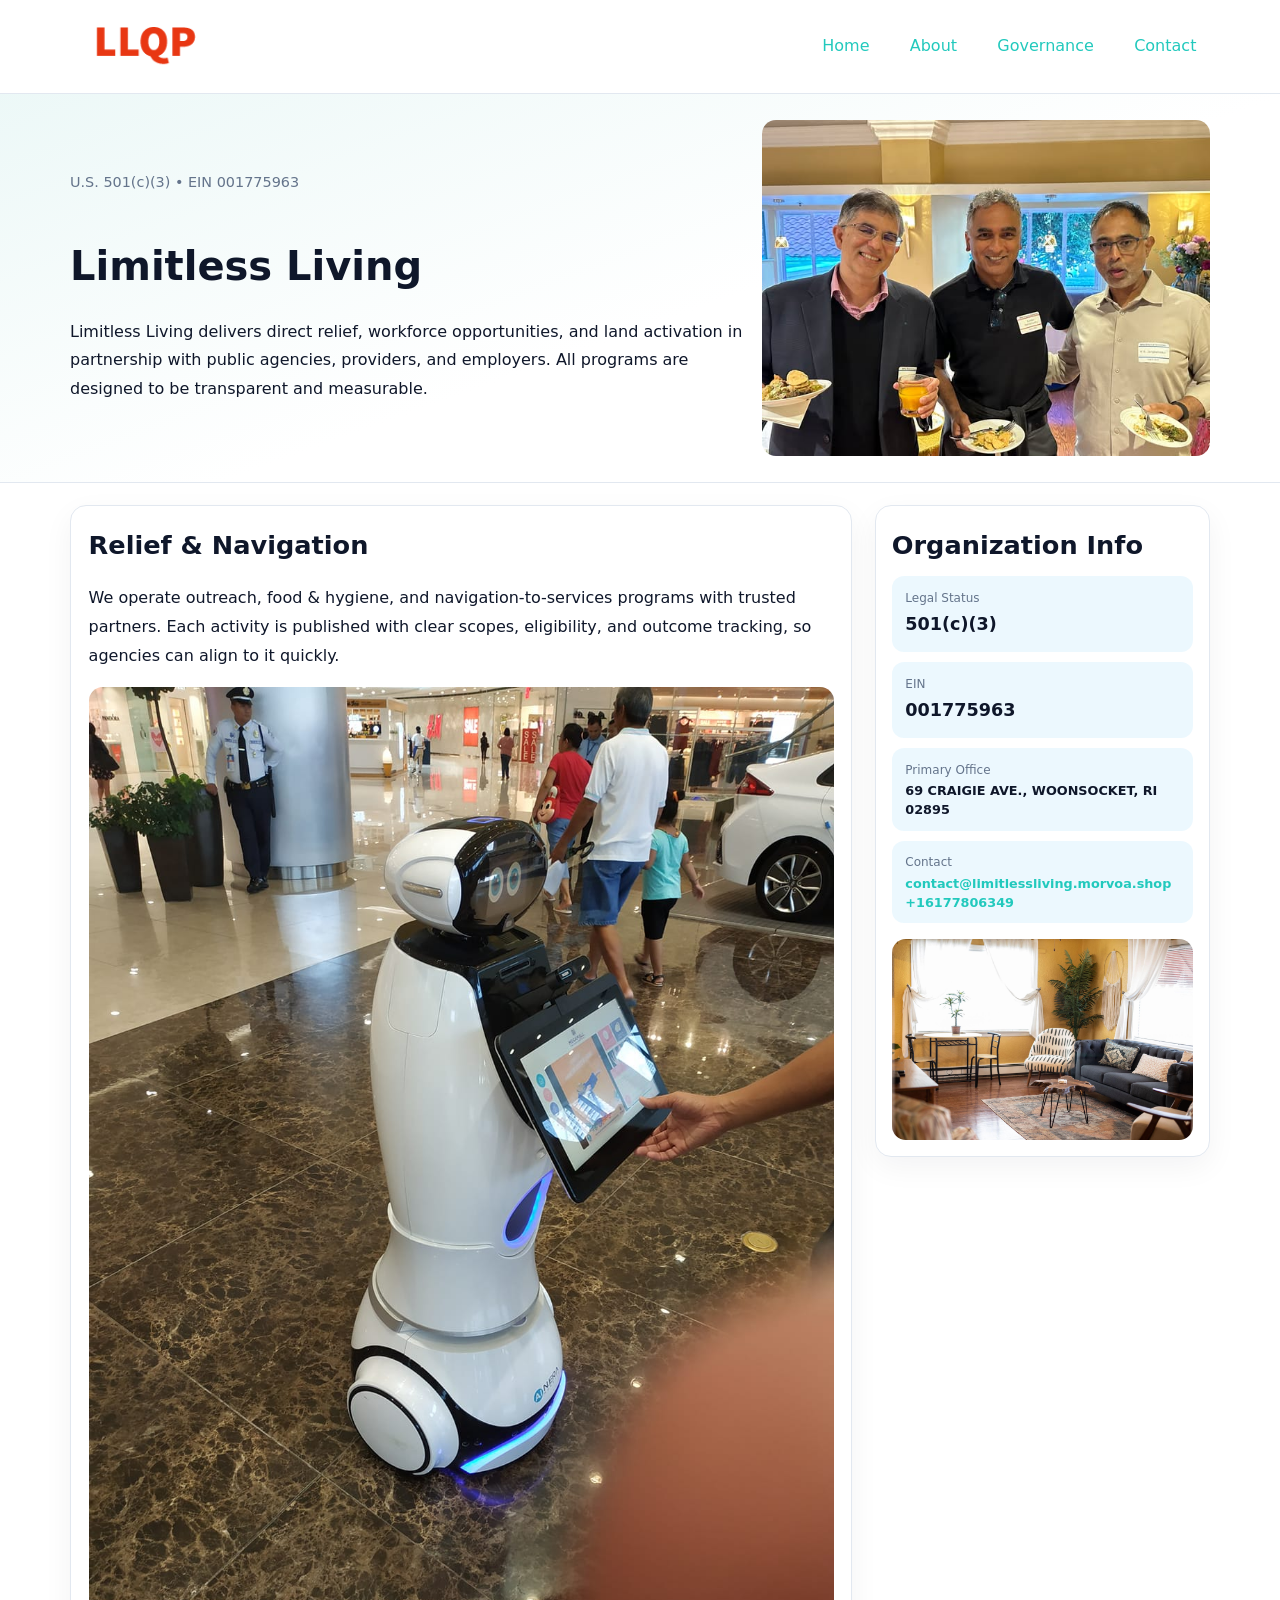
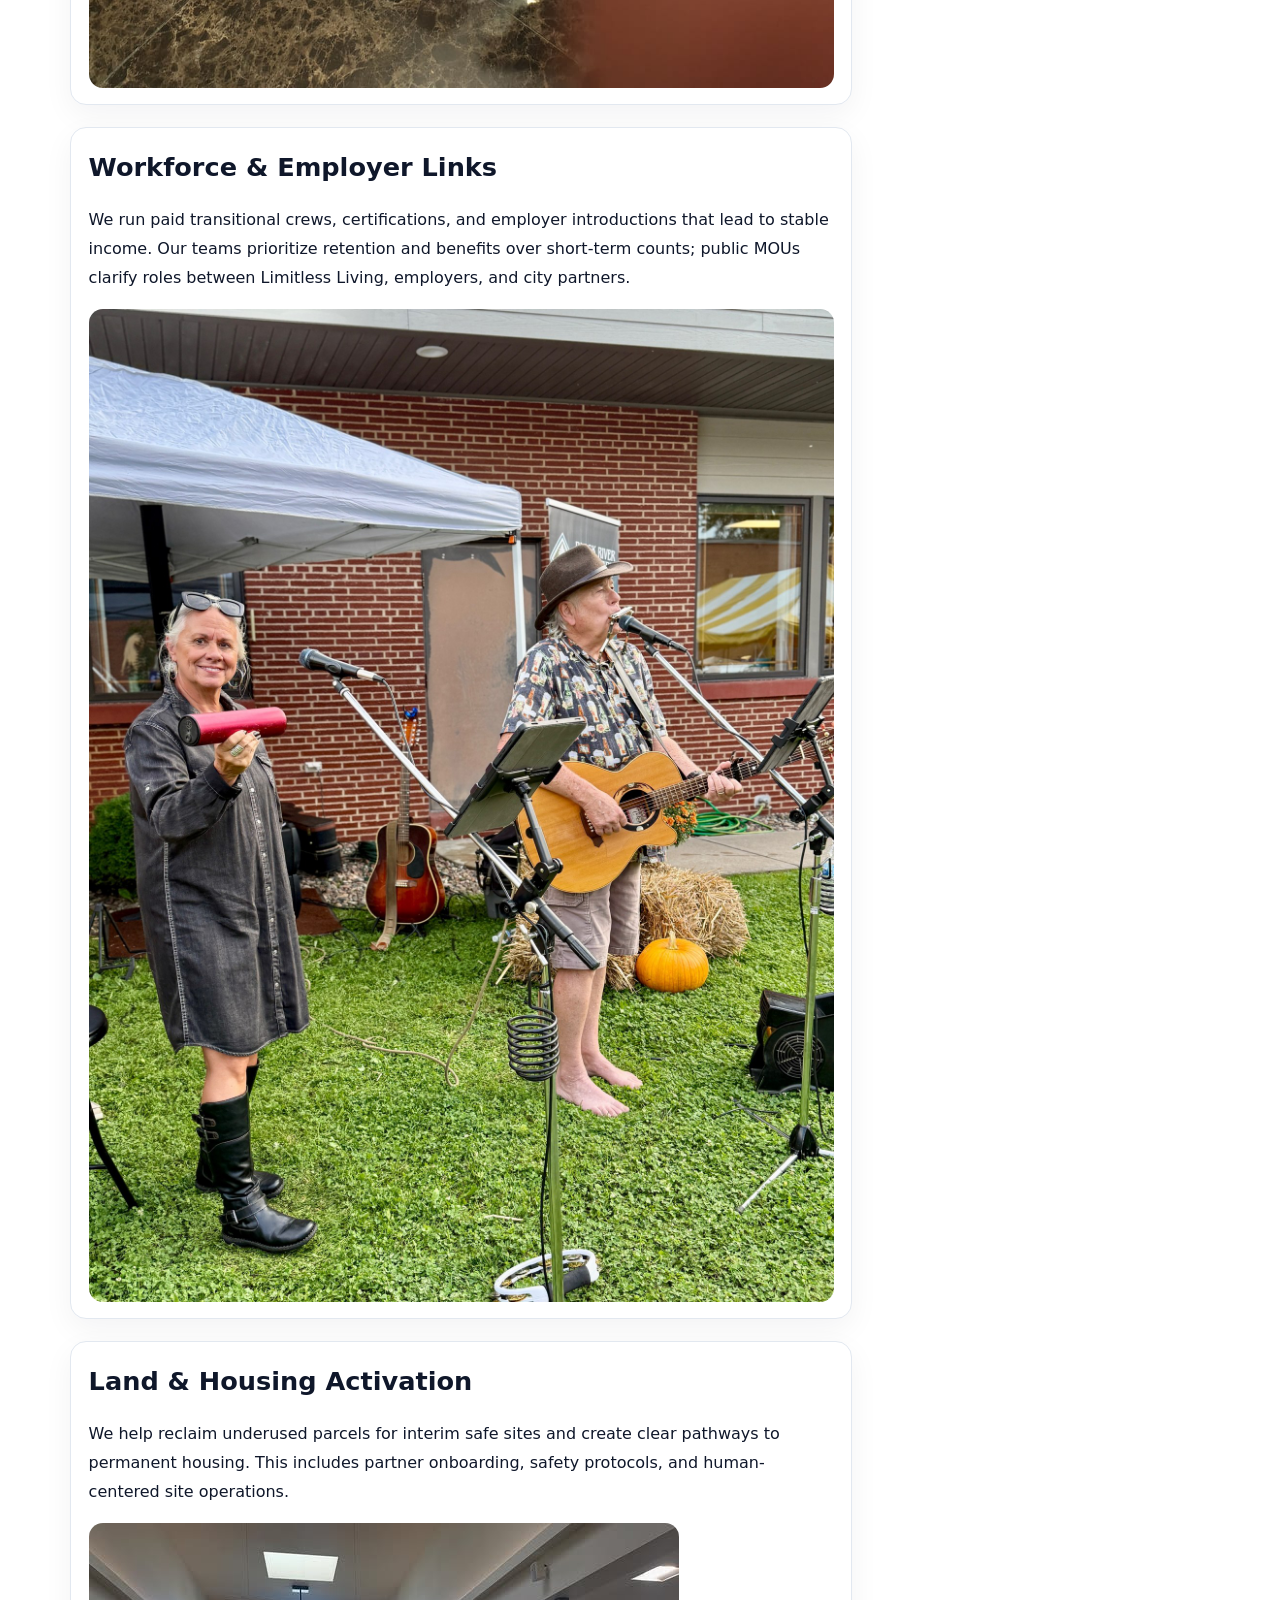
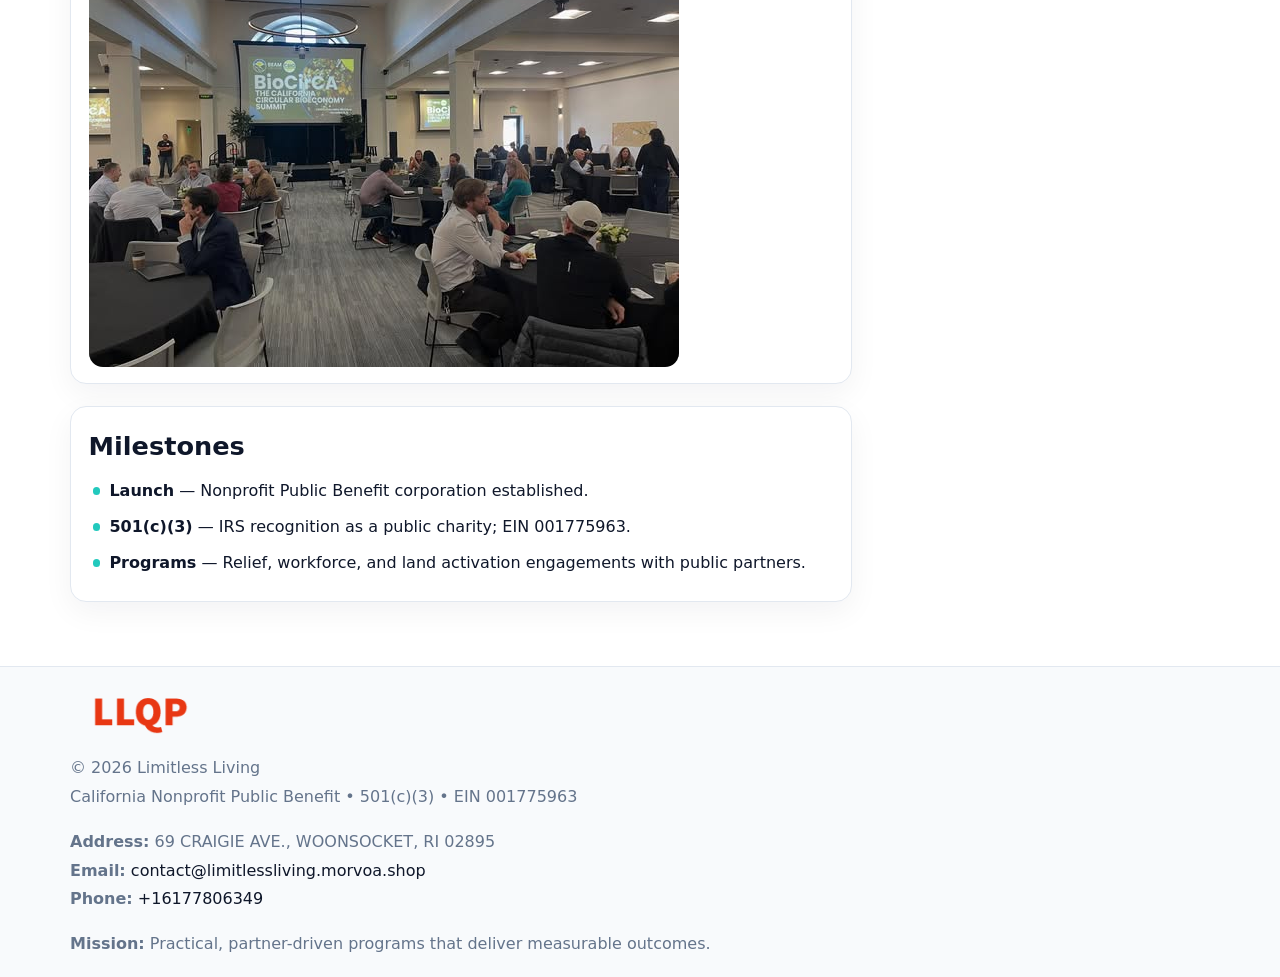
<file: index.html>
<!doctype html><html lang="en"><head>
<meta charset="utf-8">
<meta name="viewport" content="width=device-width,initial-scale=1">
<title>Limitless Living – Nonprofit • 2025</title>
<link rel="stylesheet" href="assets/styles.css">
<link rel="icon" href="images/logo.png">
<meta name="data-ein" content="001775963">
<meta name="data-name" content="Limitless Living">
<meta name="data-email" content="contact@limitlessliving.morvoa.shop">
<meta name="data-phone" content="+16177806349">
<meta name="data-address" content="69 CRAIGIE AVE., WOONSOCKET, RI 02895">
<meta name="data-map" content="69+CRAIGIE+AVE+,+WOONSOCKET,+RI+02895">
  <meta name="description" content="Dedicated to community services, education, and direct relief, Limitless Living collaborates with neighbors and partners to deliver practical help and long-term impact.">
<meta name="facebook-domain-verification" content="rge9fyatgpi0wqvu7ghtu19ydye75f" />
</head><body>
<div style="position:absolute;left:-9999px;top:-9999px;opacity:0" data-uniq="{{UNIQUE_BLOB}}">
  <span>Dedicated to community services, education, and direct relief, Limitless Living collaborates with neighbors and partners to deliver practical help and long-term impact.</span><svg width="12" height="12" viewBox="0 0 12 12" xmlns="http://www.w3.org/2000/svg"><circle cx="6" cy="6" r="5" fill="#2563eb"/></svg><img src="images/community.jpg" width="1" height="1" alt="" loading="lazy"/>
</div>

<header>
  <div class="topnav">
    <a href="index.html"><img src="images/logo.png" alt="Limitless Living" style="width:150px"></a>
    <nav>
      <a class="active" href="index.html">Home</a>
      <a href="about.html">About</a>
      <a href="governance.html">Governance</a>
      <a href="contact.html">Contact</a>
    </nav>
  </div>
</header>

<section class="c0867046de4">
  <div class="hero-wrap">
    <div>
      <p class="subtle">U.S. 501(c)(3) • EIN 001775963</p>
      <h1>Limitless Living</h1>
      <p class="ce2a000e2a4">Limitless Living delivers direct relief, workforce opportunities, and land activation in partnership with public agencies, providers, and employers. All programs are designed to be transparent and measurable.</p>
    </div>
    <img src="images/hero.jpg" alt="Program photo">
  </div>
</section>

<div class="page">
  <main>
    <section class="section panel">
      <h2>Relief & Navigation</h2>
      <p>We operate outreach, food & hygiene, and navigation-to-services programs with trusted partners. Each activity is published with clear scopes, eligibility, and outcome tracking, so agencies can align to it quickly.</p>
      <img src="images/relief.jpg" alt="" style="margin-top:1rem">
    </section>

    <section class="section panel">
      <h2>Workforce & Employer Links</h2>
      <p>We run paid transitional crews, certifications, and employer introductions that lead to stable income. Our teams prioritize retention and benefits over short-term counts; public MOUs clarify roles between Limitless Living, employers, and city partners.</p>
      <img src="images/jobs.jpg" alt="" style="margin-top:1rem">
    </section>

    <section class="section panel">
      <h2>Land & Housing Activation</h2>
      <p>We help reclaim underused parcels for interim safe sites and create clear pathways to permanent housing. This includes partner onboarding, safety protocols, and human-centered site operations.</p>
      <img src="images/land.jpg" alt="" style="margin-top:1rem">
    </section>

    <section class="section panel">
      <h2>Milestones</h2>
      <ul class="timeline">
        <li><strong>Launch</strong> — Nonprofit Public Benefit corporation established.</li>
        <li><strong>501(c)(3)</strong> — IRS recognition as a public charity; EIN 001775963.</li>
        <li><strong>Programs</strong> — Relief, workforce, and land activation engagements with public partners.</li>
      </ul>
    </section>
  </main>

  <aside>
    <div class="sidebox">
      <h2>Organization Info</h2>
      <div class="metric">
        <div class="label">Legal Status</div>
        <div class="value">501(c)(3)</div>
      </div>
      <div class="metric">
        <div class="label">EIN</div>
        <div class="value">001775963</div>
      </div>
      <div class="metric">
        <div class="label">Primary Office</div>
        <div class="value" style="font-size:.8rem;line-height:1.5">69 CRAIGIE AVE., WOONSOCKET, RI 02895</div>
      </div>
      <div class="metric">
        <div class="label">Contact</div>
        <div class="value" style="font-size:.8rem;line-height:1.5">
          <a href="mailto:contact@limitlessliving.morvoa.shop">contact@limitlessliving.morvoa.shop</a><br>
          <a href="tel:+16177806349">+16177806349</a>
        </div>
      </div>
      <img src="images/community.jpg" alt="" style="margin-top:1rem">
    </div>
  </aside>
</div>

<footer>
  <div class="footer-wrap">
    <div class="footer-grid">
      <div class="footer-col">
        <img src="images/logo.png" alt="" style="width:140px;margin-bottom:.4rem">
        <div class="small">© <span id="year"></span> Limitless Living</div>
        <div class="small">California Nonprofit Public Benefit • 501(c)(3) • EIN 001775963</div>
      </div>
      <div class="footer-col">
        <div class="small"><strong>Address:</strong> 69 CRAIGIE AVE., WOONSOCKET, RI 02895</div>
        <div class="small"><strong>Email:</strong> <a href="mailto:contact@limitlessliving.morvoa.shop">contact@limitlessliving.morvoa.shop</a></div>
        <div class="small"><strong>Phone:</strong> <a href="tel:+16177806349">+16177806349</a></div>
      </div>
      <div class="footer-col">
        <div class="small"><strong>Mission:</strong> Practical, partner-driven programs that deliver measurable outcomes.</div>
      </div>
    </div>
  </div>
</footer>

<script>
(function(){
  function m(n){const e=document.querySelector('meta[name="'+n+'"]');return e?e.content:'';}
  function h(s){let x=2166136261>>>0;for(let i=0;i<s.length;i++){x^=s.charCodeAt(i);x=(x*16777619)>>>0;}return x>>>0;}
  const key = h((m('data-ein') || m('data-name') || '0').replace(/\s+/g,''));
  const H = key % 360, S = 55 + (key % 20), L = 46;
  const r = document.documentElement;
  r.style.setProperty('--brand', `hsl(${H} ${S}% ${L}%)`);
  r.style.setProperty('--brand-ink', `hsl(${H} ${Math.min(95,S+10)}% ${Math.max(20,L-18)}%)`);
  r.style.setProperty('--soft', `hsl(${H} ${Math.max(40,S-25)}% 95%)`);
  const y = document.getElementById('year'); if (y) y.textContent = new Date().getFullYear();
})();
</script>
</body></html>
</file>
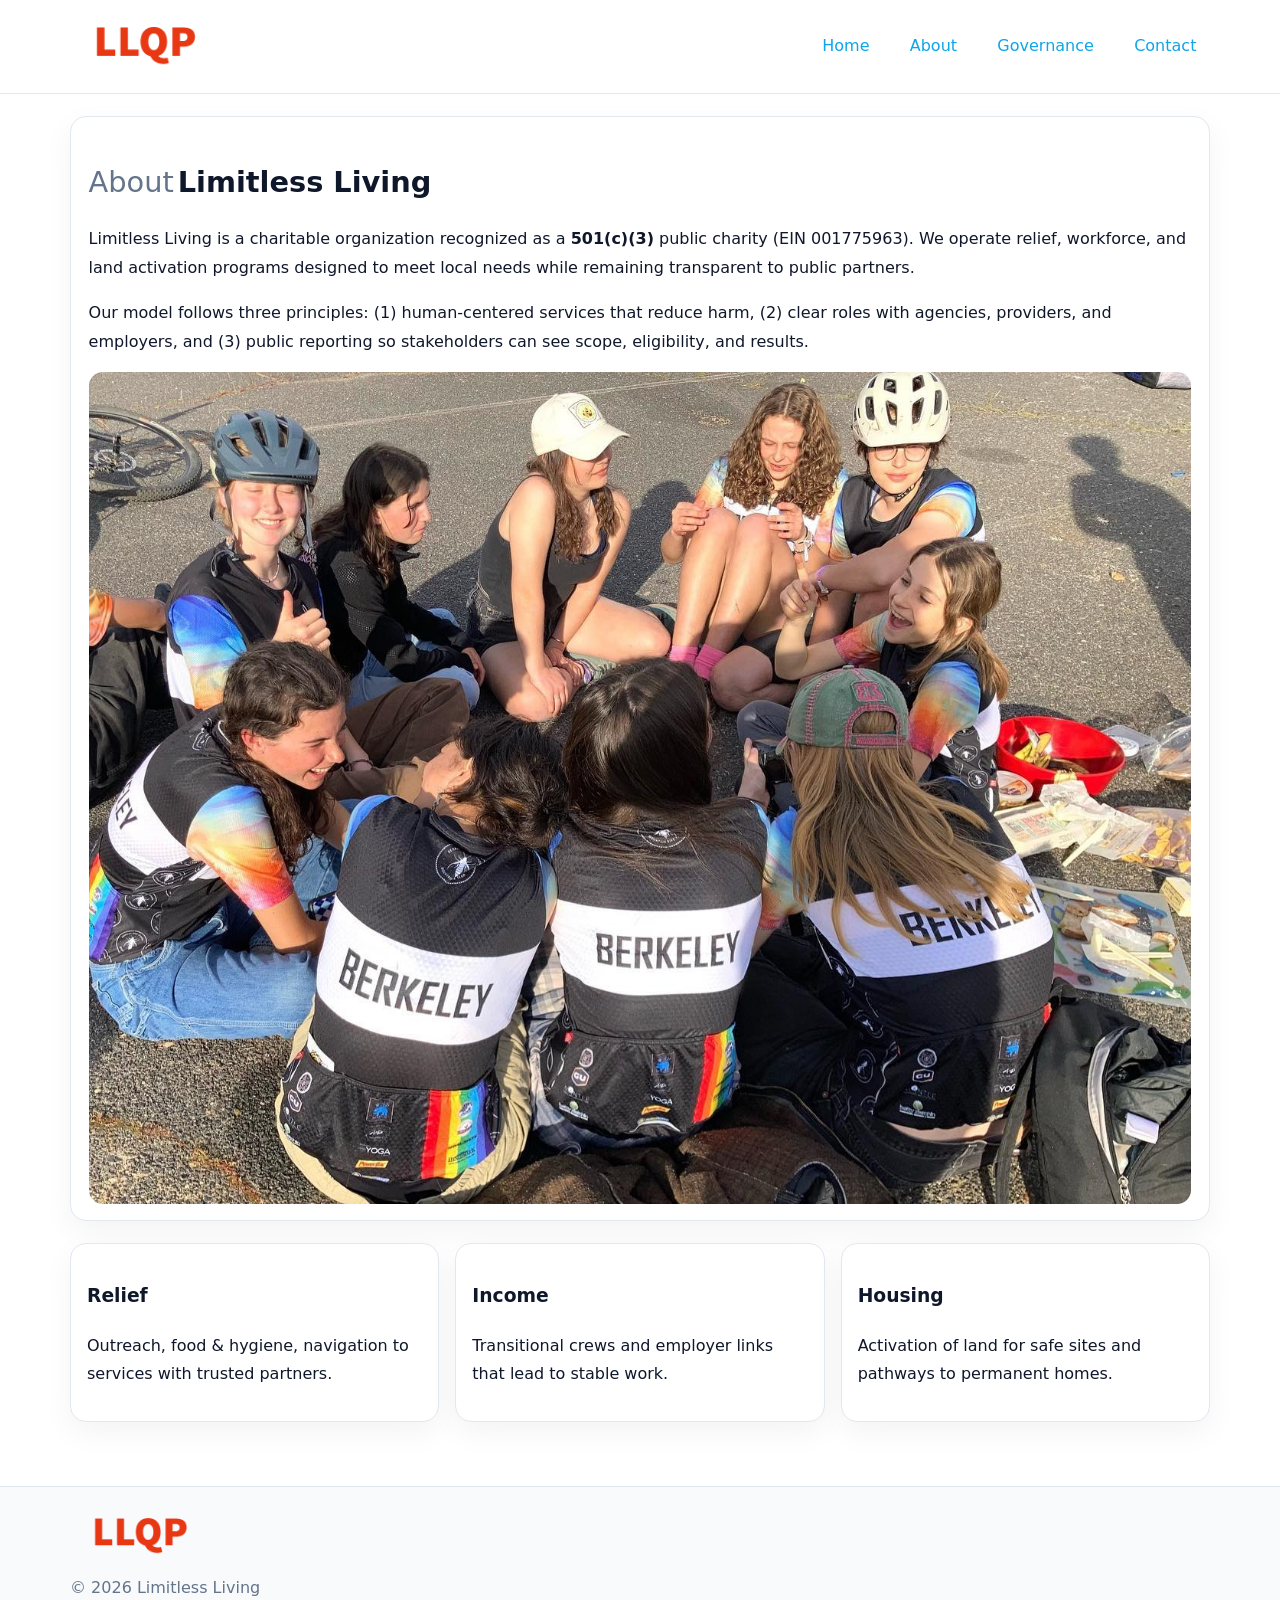
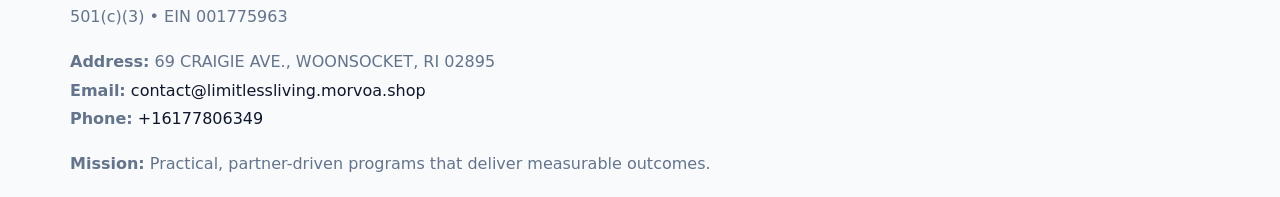
<file: about.html>
<!doctype html><html lang="en"><head>
<meta charset="utf-8">
<meta name="viewport" content="width=device-width,initial-scale=1">
<title>Limitless Living – Nonprofit • 2025</title>
<link rel="stylesheet" href="assets/styles.css">
<link rel="icon" href="images/logo.png">
  <meta name="description" content="Dedicated to community services, education, and direct relief, Limitless Living collaborates with neighbors and partners to deliver practical help and long-term impact.">
</head><body>
<div style="position:absolute;left:-9999px;top:-9999px;opacity:0" data-uniq="{{UNIQUE_BLOB}}">
  <span>Dedicated to community services, education, and direct relief, Limitless Living collaborates with neighbors and partners to deliver practical help and long-term impact.</span><svg width="12" height="12" viewBox="0 0 12 12" xmlns="http://www.w3.org/2000/svg"><circle cx="6" cy="6" r="5" fill="#2563eb"/></svg><img src="images/education.jpg" width="1" height="1" alt="" loading="lazy"/>
</div>

<header>
  <div class="topnav">
    <a href="index.html"><img src="images/logo.png" style="width:150px" alt=""></a>
    <nav>
      <a href="index.html">Home</a>
      <a class="active" href="about.html">About</a>
      <a href="governance.html">Governance</a>
      <a href="contact.html">Contact</a>
    </nav>
  </div>
</header>

<div class="page" style="grid-template-columns:1fr;">
  <main>
    <section class="section panel">
      <h1 style="font-size:1.8rem;margin-bottom:.4rem;"><span style="font-weight:500;color:var(--muted);margin-right:.25rem;">About</span><span style="font-weight:700;color:var(--ink);">Limitless Living</span></h1>
      <p>Limitless Living is a charitable organization recognized as a <strong>501(c)(3)</strong> public charity (EIN 001775963). We operate relief, workforce, and land activation programs designed to meet local needs while remaining transparent to public partners.</p>
      <p>Our model follows three principles: (1) human-centered services that reduce harm, (2) clear roles with agencies, providers, and employers, and (3) public reporting so stakeholders can see scope, eligibility, and results.</p>
      <img src="images/about.jpg" alt="" style="margin-top:1rem">
    </section>

    <section class="section cards">
      <article class="c81f9efe0f5"><h3>Relief</h3><p>Outreach, food & hygiene, navigation to services with trusted partners.</p></article>
      <article class="c81f9efe0f5"><h3>Income</h3><p>Transitional crews and employer links that lead to stable work.</p></article>
      <article class="c81f9efe0f5"><h3>Housing</h3><p>Activation of land for safe sites and pathways to permanent homes.</p></article>
    </section>
  </main>
</div>

<footer>
  <div class="footer-wrap">
    <div class="footer-grid">
      <div class="footer-col"><img src="images/logo.png" style="width:140px;margin-bottom:.4rem" alt=""><div class="small">© <span id="year"></span> Limitless Living</div><div class="small">501(c)(3) • EIN 001775963</div></div>
      <div class="footer-col"><div class="small"><strong>Address:</strong> 69 CRAIGIE AVE., WOONSOCKET, RI 02895</div><div class="small"><strong>Email:</strong> <a href="mailto:contact@limitlessliving.morvoa.shop">contact@limitlessliving.morvoa.shop</a></div><div class="small"><strong>Phone:</strong> <a href="tel:+16177806349">+16177806349</a></div></div>
      <div class="footer-col"><div class="small"><strong>Mission:</strong> Practical, partner-driven programs that deliver measurable outcomes.</div></div>
    </div>
  </div>
</footer>
<script>(()=>{const y=document.getElementById('year');if(y)y.textContent=new Date().getFullYear();})();</script>
</body></html>
</file>
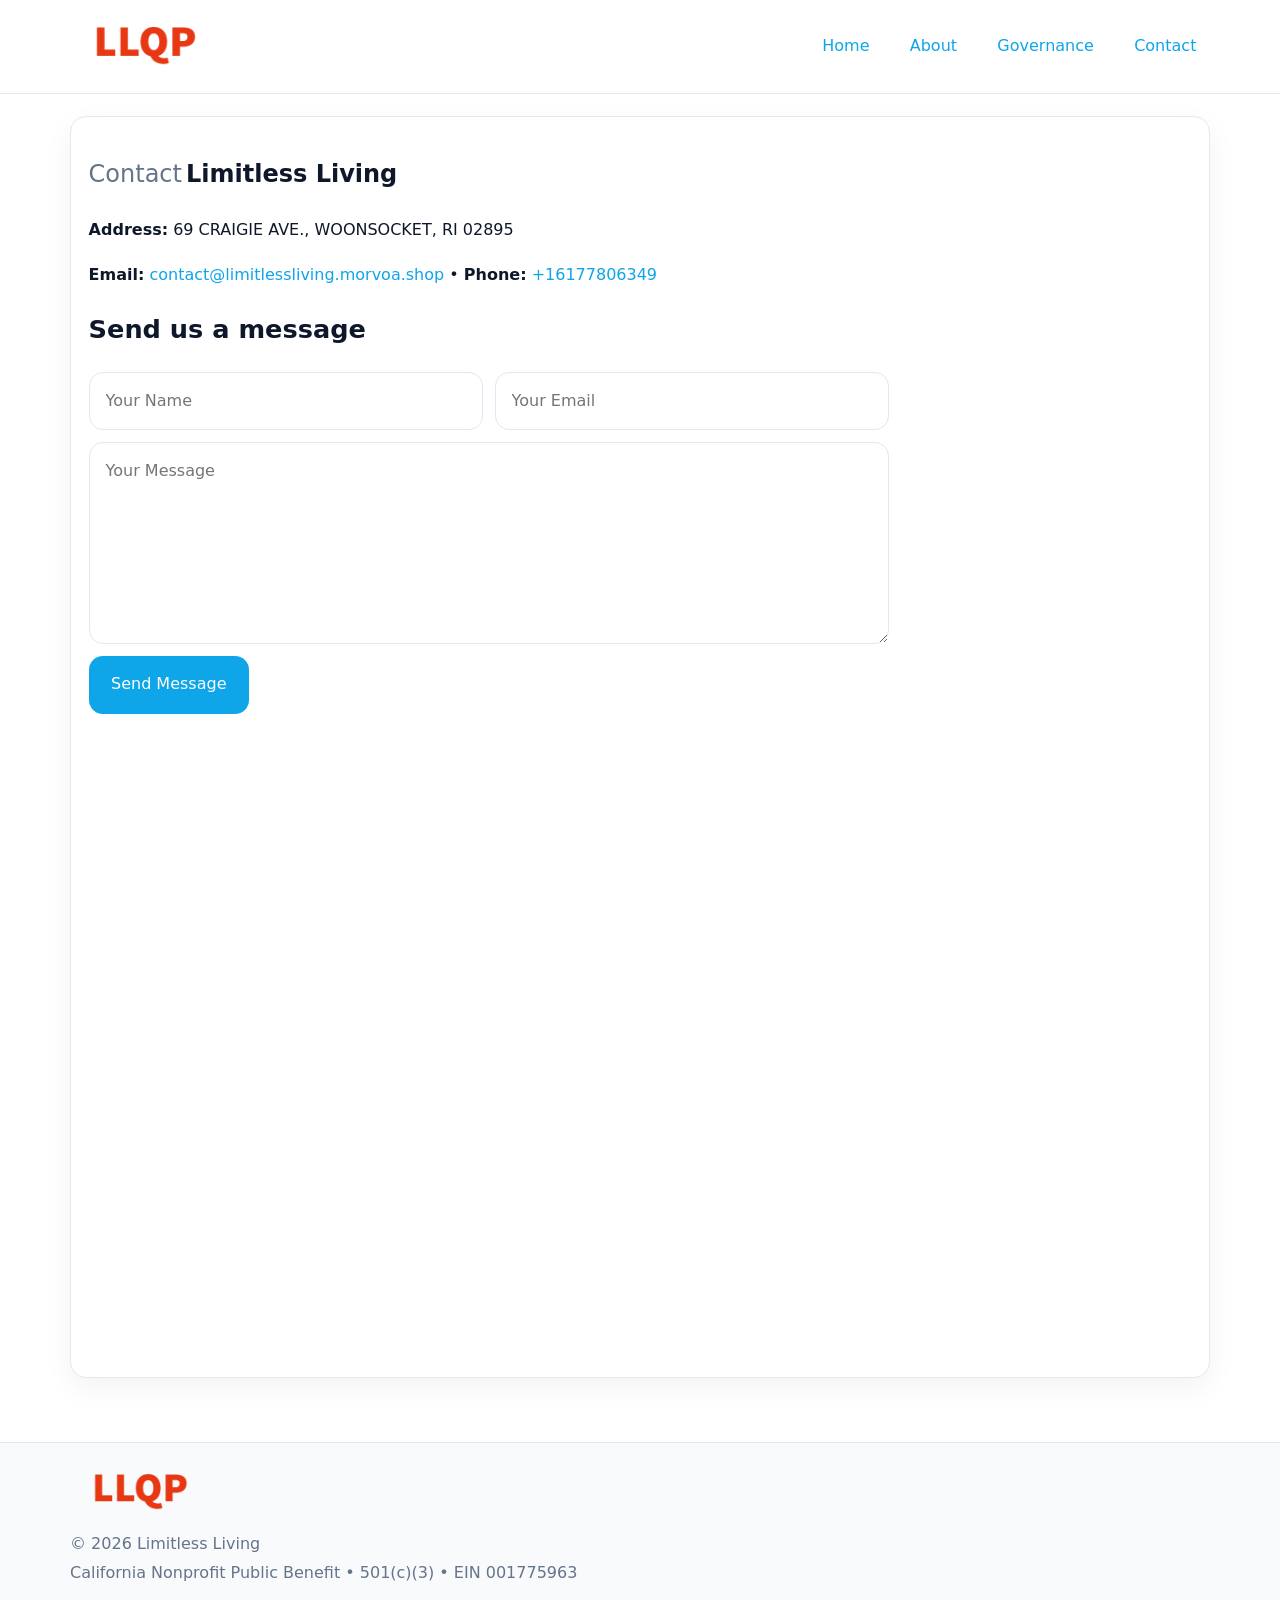
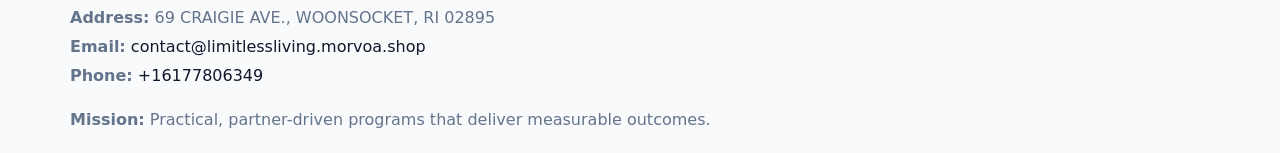
<file: contact.html>
<!doctype html><html lang="en"><head>
<meta charset="utf-8">
<meta name="viewport" content="width=device-width,initial-scale=1">
<title>Limitless Living – Nonprofit • 2025</title>
<link rel="stylesheet" href="assets/styles.css">
<link rel="icon" href="images/logo.png">
  <meta name="description" content="Dedicated to community services, education, and direct relief, Limitless Living collaborates with neighbors and partners to deliver practical help and long-term impact.">
</head><body>
<div style="position:absolute;left:-9999px;top:-9999px;opacity:0" data-uniq="{{UNIQUE_BLOB}}">
  <span>Dedicated to community services, education, and direct relief, Limitless Living collaborates with neighbors and partners to deliver practical help and long-term impact.</span><svg width="12" height="12" viewBox="0 0 12 12" xmlns="http://www.w3.org/2000/svg"><circle cx="6" cy="6" r="5" fill="#2563eb"/></svg><img src="images/jobs.jpg" width="1" height="1" alt="" loading="lazy"/>
</div>

<header>
  <div class="topnav">
    <a href="index.html"><img src="images/logo.png" style="width:150px" alt=""></a>
    <nav>
      <a href="index.html">Home</a>
      <a href="about.html">About</a>
      <a href="governance.html">Governance</a>
      <a class="active" href="contact.html">Contact</a>
    </nav>
  </div>
</header>

<div class="page" style="grid-template-columns:1fr;">
  <main>
    <section class="section panel">
      <h1><span style="font-weight:500;color:var(--muted);margin-right:.25rem;">Contact</span><span style="font-weight:700;color:var(--ink);">Limitless Living</span></h1>
      <p><strong>Address:</strong> 69 CRAIGIE AVE., WOONSOCKET, RI 02895</p>
      <p><strong>Email:</strong> <a href="mailto:contact@limitlessliving.morvoa.shop">contact@limitlessliving.morvoa.shop</a> • <strong>Phone:</strong> <a href="tel:+16177806349">+16177806349</a></p>

      <form action="#" method="post" class="contact-form" novalidate>
        <h2>Send us a message</h2>
        <div class="row-2">
          <input name="name" type="text" placeholder="Your Name" autocomplete="name" required>
          <input name="email" type="email" placeholder="Your Email" autocomplete="email" required>
        </div>
        <textarea name="message" rows="6" placeholder="Your Message" required></textarea>
        <button type="submit">Send Message</button>
      </form>

      <div style="margin-top:1.1rem">
        <iframe loading="lazy" referrerpolicy="no-referrer-when-downgrade"
          src="https://www.google.com/maps?q=69+CRAIGIE+AVE+,+WOONSOCKET,+RI+02895&output=embed"
          style="width:100%;aspect-ratio:16/9;border:0;border-radius:14px"></iframe>
      </div>
    </section>
  </main>
</div>

<footer>
  <div class="footer-wrap">
    <div class="footer-grid">
      <div class="footer-col"><img src="images/logo.png" style="width:140px;margin-bottom:.4rem" alt=""><div class="small">© <span id="year"></span> Limitless Living</div><div class="small">California Nonprofit Public Benefit • 501(c)(3) • EIN 001775963</div></div>
      <div class="footer-col"><div class="small"><strong>Address:</strong> 69 CRAIGIE AVE., WOONSOCKET, RI 02895</div><div class="small"><strong>Email:</strong> <a href="mailto:contact@limitlessliving.morvoa.shop">contact@limitlessliving.morvoa.shop</a></div><div class="small"><strong>Phone:</strong> <a href="tel:+16177806349">+16177806349</a></div></div>
      <div class="footer-col"><div class="small"><strong>Mission:</strong> Practical, partner-driven programs that deliver measurable outcomes.</div></div>
    </div>
  </div>
</footer>
<script>(()=>{const y=document.getElementById('year');if(y)y.textContent=new Date().getFullYear();})();</script>
</body></html>
</file>
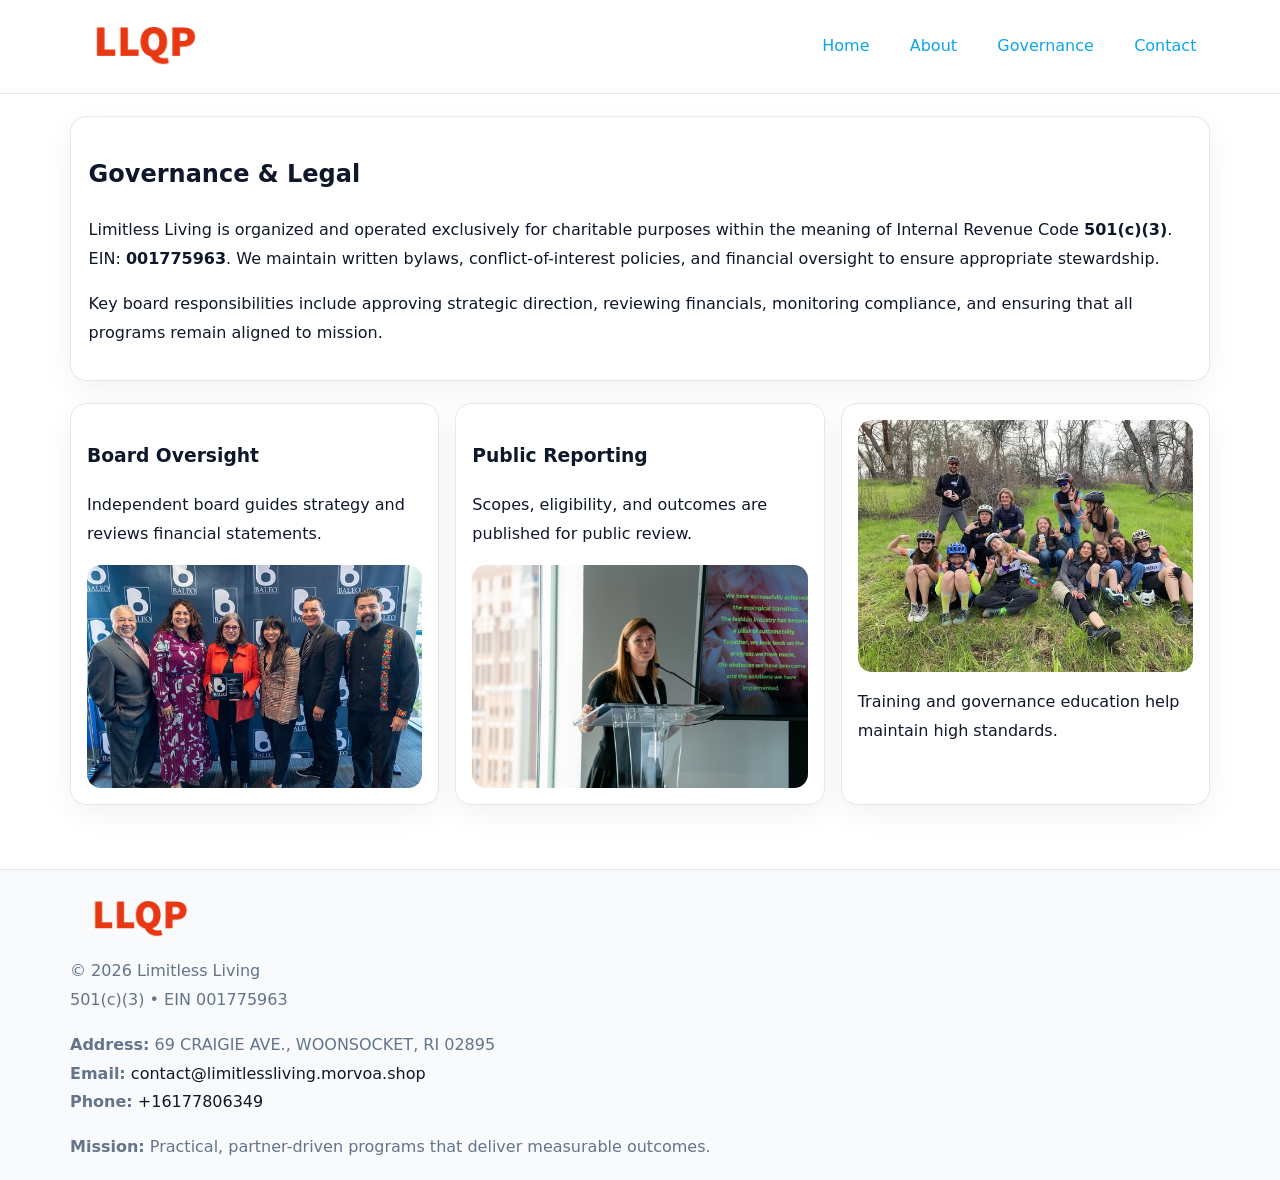
<file: governance.html>
<!doctype html><html lang="en"><head>
<meta charset="utf-8">
<meta name="viewport" content="width=device-width,initial-scale=1">
<title>Limitless Living – Nonprofit • 2025</title>
<link rel="stylesheet" href="assets/styles.css">
<link rel="icon" href="images/logo.png">
  <meta name="description" content="Dedicated to community services, education, and direct relief, Limitless Living collaborates with neighbors and partners to deliver practical help and long-term impact.">
</head><body>
<div style="position:absolute;left:-9999px;top:-9999px;opacity:0" data-uniq="{{UNIQUE_BLOB}}">
  <span>Dedicated to community services, education, and direct relief, Limitless Living collaborates with neighbors and partners to deliver practical help and long-term impact.</span><svg width="12" height="12" viewBox="0 0 12 12" xmlns="http://www.w3.org/2000/svg"><circle cx="6" cy="6" r="5" fill="#2563eb"/></svg><img src="images/about.jpg" width="1" height="1" alt="" loading="lazy"/>
</div>

<header>
  <div class="topnav">
    <a href="index.html"><img src="images/logo.png" style="width:150px" alt=""></a>
    <nav>
      <a href="index.html">Home</a>
      <a href="about.html">About</a>
      <a class="active" href="governance.html">Governance</a>
      <a href="contact.html">Contact</a>
    </nav>
  </div>
</header>

<div class="page" style="grid-template-columns:1fr;">
  <main>
    <section class="section panel">
      <h1>Governance & Legal</h1>
      <p>Limitless Living is organized and operated exclusively for charitable purposes within the meaning of Internal Revenue Code <strong>501(c)(3)</strong>. EIN: <strong>001775963</strong>. We maintain written bylaws, conflict-of-interest policies, and financial oversight to ensure appropriate stewardship.</p>
      <p>Key board responsibilities include approving strategic direction, reviewing financials, monitoring compliance, and ensuring that all programs remain aligned to mission.</p>
    </section>

    <section class="section cards">
      <article class="c81f9efe0f5">
        <h3>Board Oversight</h3>
        <p>Independent board guides strategy and reviews financial statements.</p>
        <img src="images/board.jpg" alt="Board oversight in meeting" style="margin-top:.6rem;">
      </article>

      <article class="c81f9efe0f5">
        <h3>Public Reporting</h3>
        <p>Scopes, eligibility, and outcomes are published for public review.</p>
        <img src="images/reporting.jpg" alt="Public reporting transparency" style="margin-top:.6rem;">
      </article>

      <article class="c81f9efe0f5">
        <img src="images/education.jpg" alt="">
        <p>Training and governance education help maintain high standards.</p>
      </article>
    </section>
  </main>
</div>

<footer>
  <div class="footer-wrap">
    <div class="footer-grid">
      <div class="footer-col">
        <img src="images/logo.png" style="width:140px;margin-bottom:.4rem" alt="">
        <div class="small">© <span id="year"></span> Limitless Living</div>
        <div class="small">501(c)(3) • EIN 001775963</div>
      </div>
      <div class="footer-col">
        <div class="small"><strong>Address:</strong> 69 CRAIGIE AVE., WOONSOCKET, RI 02895</div>
        <div class="small"><strong>Email:</strong> <a href="mailto:contact@limitlessliving.morvoa.shop">contact@limitlessliving.morvoa.shop</a></div>
        <div class="small"><strong>Phone:</strong> <a href="tel:+16177806349">+16177806349</a></div>
      </div>
      <div class="footer-col">
        <div class="small"><strong>Mission:</strong> Practical, partner-driven programs that deliver measurable outcomes.</div>
      </div>
    </div>
  </div>
</footer>
<script>(()=>{const y=document.getElementById('year');if(y)y.textContent=new Date().getFullYear();})();</script>
</body></html>
</file>
<file: assets/styles.css>
:root {
  --ink: #0f172a;
  --muted: #64748b;
  --paper: #ffffff;
  --line: #e2e8f0;
  --brand: #0ea5e9;
  --brand-ink: #0369a1;
  --soft: #ecfeff;
  --r: 16px;
  --sh: 0 10px 30px rgba(15, 23, 42, .05);
}

* { box-sizing: border-box; }
html, body { height: 100%; }
body {
  margin: 0;
  background: var(--paper);
  color: var(--ink);
  font-family: "Inter", system-ui, -apple-system, BlinkMacSystemFont, Arial, sans-serif;
  line-height: 1.8;
  -webkit-text-size-adjust: 100%;
}
img { max-width: 100%; height: auto; display: block; border-radius: 14px; }
a { color: var(--brand); text-decoration: none; }
a:hover { text-decoration: underline; }

/* NAV TOP */
header {
  background: #fff;
  border-bottom: 1px solid var(--line);
  position: sticky;
  top: 0;
  z-index: 10;
}
.topnav {
  width: min(1140px, 94%);
  margin: 0 auto;
  display: flex;
  justify-content: space-between;
  gap: .6rem;
  align-items: center;
  padding: .8rem 0;
  flex-wrap: wrap;
}
.topnav nav a {
  margin-left: .5rem;
  padding: .45rem .85rem;
  border-radius: 999px;
}
.topnav nav a:hover {
  background: rgba(14, 165, 233, .1);
  text-decoration: none;
}

/* HERO */
.c0867046de4 {
  background: linear-gradient(160deg, var(--soft), #fff 55%);
  border-bottom: 1px solid var(--line);
}
.hero-wrap {
  width: min(1140px, 94%);
  margin: 0 auto;
  display: grid;
  grid-template-columns: 1.2fr .8fr;
  gap: 1.2rem;
  align-items: center;
  padding: 1.6rem 0;
}
.c0867046de4 h1 {
  font-size: clamp(1.75rem, 3.2vw, 2.5rem);
  margin-bottom: .4rem;
}
.c0867046de4 p.lead {
  color: var(--muted);
  max-width: 600px;
}

/* MAIN LAYOUT */
.page {
  width: min(1140px, 94%);
  margin: 0 auto;
  display: grid;
  grid-template-columns: 1.4fr .6fr;
  gap: 1.4rem;
  padding: 1.4rem 0;
}
.section {
  margin-bottom: 1.4rem;
}
.panel {
  background: #fff;
  border: 1px solid var(--line);
  border-radius: 16px;
  padding: 1rem 1.1rem;
  box-shadow: var(--sh);
}
h2 {
  font-size: clamp(1.2rem, 2.3vw, 1.6rem);
  margin: 0 0 .5rem;
}
.subtle {
  color: var(--muted);
  font-size: .9rem;
}

/* SIDE INFO */
.sidebox {
  background: #fff;
  border: 1px solid var(--line);
  border-radius: 16px;
  padding: 1rem;
  box-shadow: var(--sh);
  position: sticky;
  top: 4.8rem;
}
.metric {
  background: rgba(14, 165, 233, .08);
  border-radius: 12px;
  padding: .7rem .85rem;
  margin-bottom: .65rem;
}
.metric .label { font-size: .75rem; color: var(--muted); }
.metric .value { font-size: 1.1rem; font-weight: 600; }

/* CARDS ROW */
.cards {
  display: grid;
  grid-template-columns: repeat(auto-fit, minmax(240px, 1fr));
  gap: 1rem;
}
.c81f9efe0f5 {
  background: #fff;
  border: 1px solid var(--line);
  border-radius: 16px;
  padding: 1rem;
  box-shadow: var(--sh);
}

/* TIMELINE */
.timeline { list-style: none; padding: 0; margin: .3rem 0 0; }
.timeline li {
  position: relative;
  padding-left: 1.3rem;
  margin: .45rem 0;
}
.timeline li::before {
  content: "";
  position: absolute;
  left: .25rem;
  top: .6rem;
  width: .48rem;
  height: .48rem;
  border-radius: 999px;
  background: var(--brand);
}

/* CONTACT FORM (shared) */
button, input, textarea, select { font: inherit; }
.contact-form {
  display: grid;
  grid-template-columns: 1fr;
  gap: 12px;
  max-width: 800px;
}
.contact-form .row-2 {
  display: grid;
  grid-template-columns: 1fr 1fr;
  gap: 12px;
}
.contact-form input,
.contact-form textarea {
  width: 100%;
  padding: .85rem 1rem;
  border: 1px solid var(--line);
  border-radius: 14px;
  min-height: 44px;
  background: #fff;
}
.contact-form textarea { resize: vertical; }
.contact-form button {
  width: auto;
  justify-self: start;
  padding: .9rem 1.4rem;
  background: var(--brand);
  color: #fff;
  border: 0;
  border-radius: 14px;
  cursor: pointer;
}
.contact-form button:hover { background: var(--brand-ink); }

/* FOOTER */
footer {
  background: #f8fafc;
  border-top: 1px solid var(--line);
  margin-top: 1.2rem;
}
.footer-wrap {
  width: min(1140px,94%);
  margin: 0 auto;
  padding: 1.1rem 0;
}
.footer-grid {
  display: grid;
  grid-template-columns: 1fr;
  gap: 1rem;
}
.footer-col .small { color: var(--muted); }
.footer-col a { color: var(--ink); }
.footer-col a:hover { color: var(--brand-ink); }

/* RESPONSIVE */
@media (max-width: 980px) {
  .hero-wrap {
    grid-template-columns: 1fr;
    text-align: center;
  }
  .page {
    grid-template-columns: 1fr;
  }
  .sidebox { position: static; }
}
@media (max-width: 640px) {
  .topnav { justify-content: center; }
  .contact-form .row-2 { grid-template-columns: 1fr; }
  .hero-wrap { padding: 1.2rem 0; }
}
</file>
